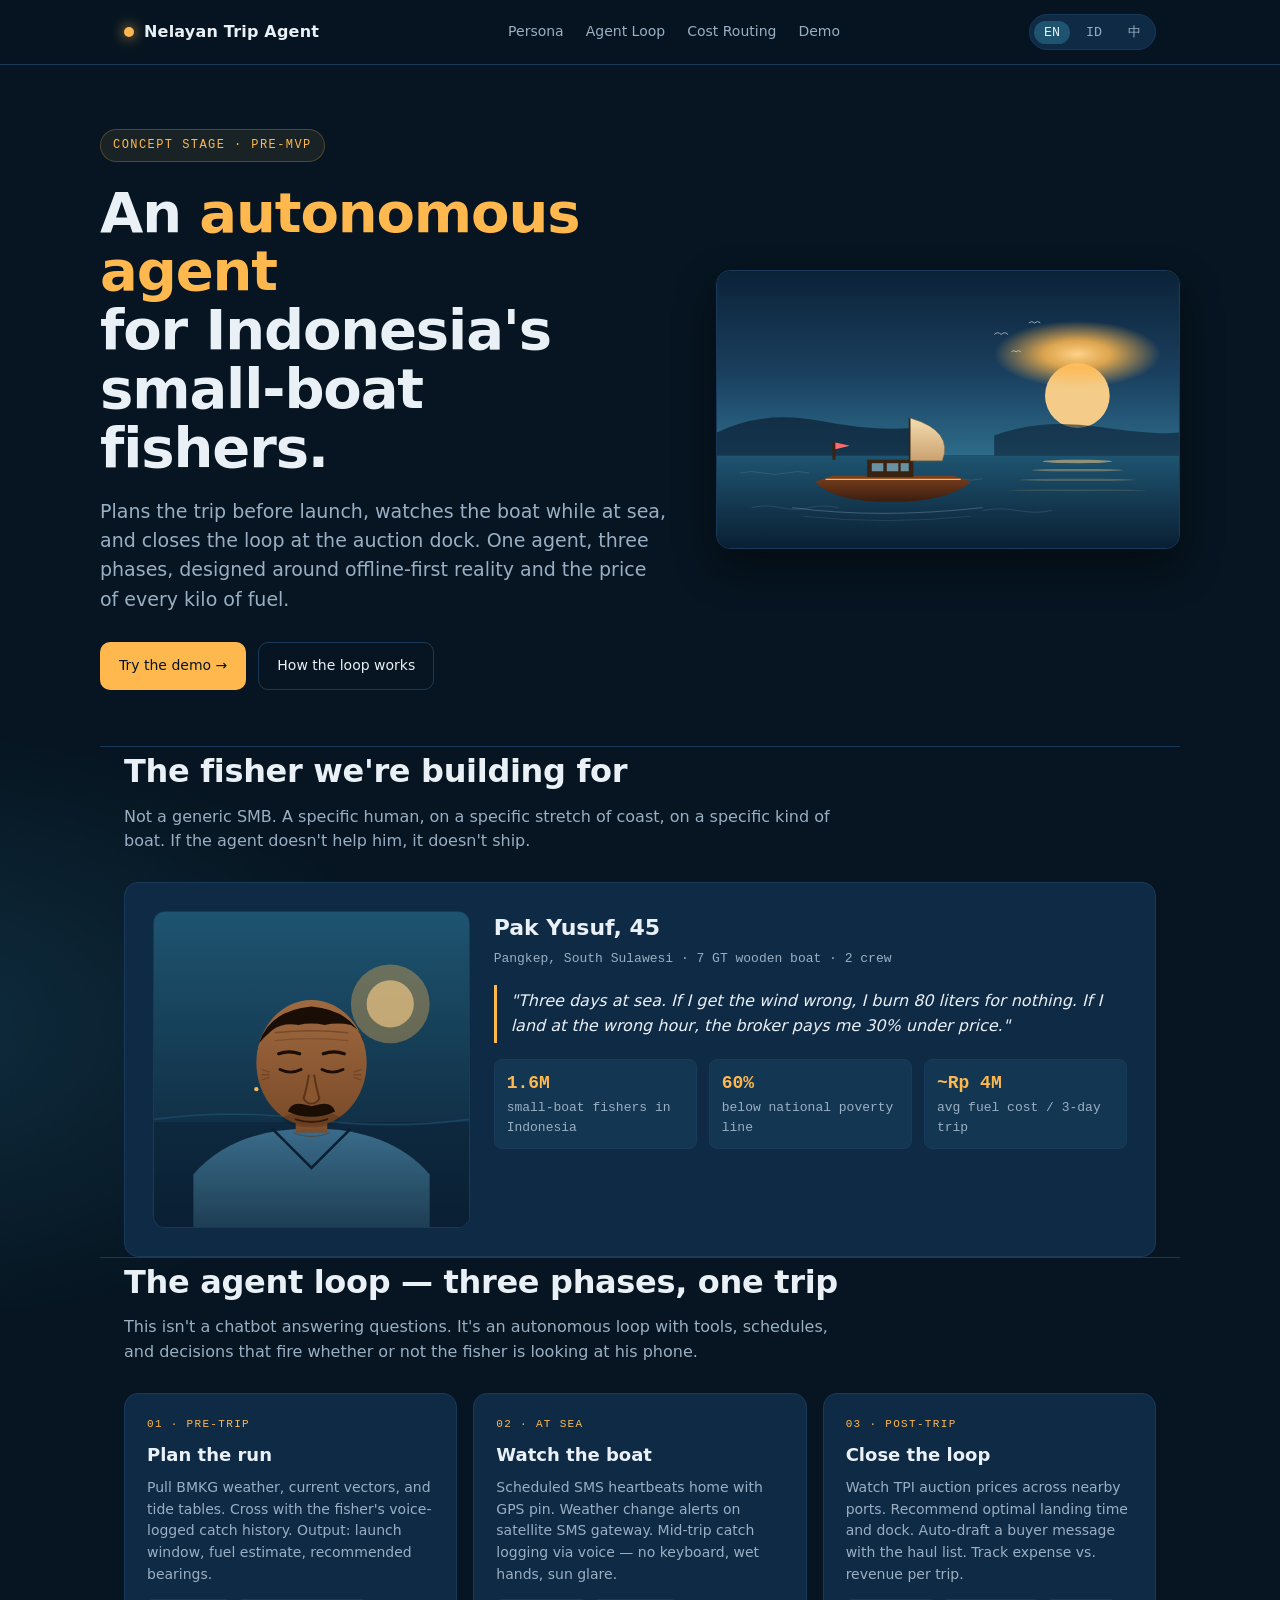
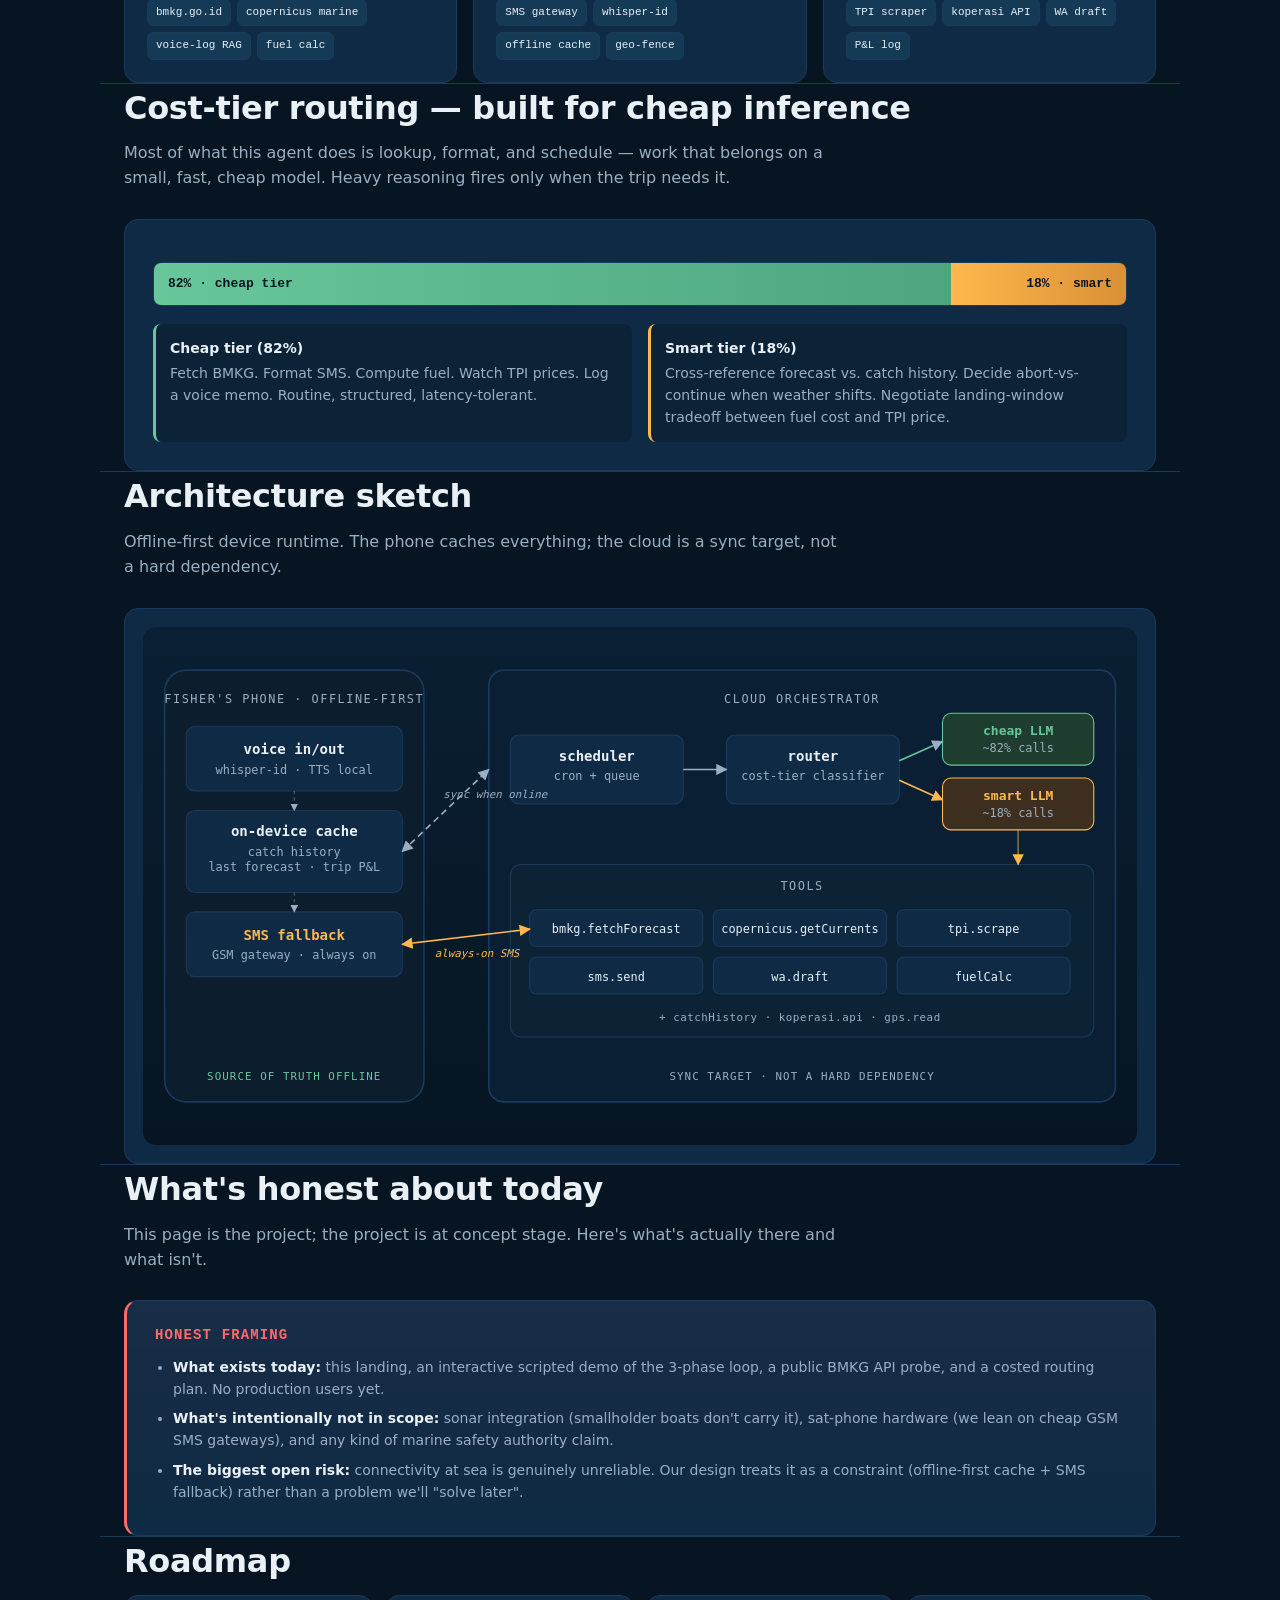
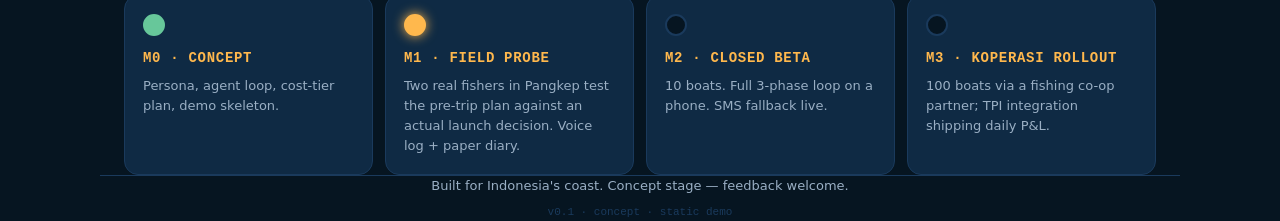
<file: index.html>
<!doctype html>
<html lang="en">
  <head>
    <meta charset="utf-8" />
    <meta name="viewport" content="width=device-width, initial-scale=1" />
    <title>Nelayan Trip Agent — Autonomous AI for Indonesia's traditional fishers</title>
    <meta
      name="description"
      content="An autonomous agent that plans, escorts, and closes a fisher's 3-day trip — built for Indonesia's 1.6 million traditional small-boat crews."
    />
    <link rel="icon" type="image/svg+xml" href="assets/favicon.svg" />

    <meta property="og:type" content="website" />
    <meta property="og:title" content="Nelayan Trip Agent" />
    <meta
      property="og:description"
      content="An autonomous AI agent for Indonesia's traditional small-boat fishers. Plans the trip, watches the boat, closes the loop at the auction dock."
    />
    <meta property="og:image" content="assets/hero.svg" />
    <meta name="twitter:card" content="summary_large_image" />
    <meta name="twitter:title" content="Nelayan Trip Agent" />
    <meta
      name="twitter:description"
      content="Autonomous AI agent for Indonesia's small-boat fishers — three-phase loop, offline-first, BMKG/TPI integrated."
    />
    <meta name="twitter:image" content="assets/hero.svg" />

    <link rel="stylesheet" href="assets/style.css?v=3" />
  </head>
  <body>
    <nav class="nav">
      <div class="nav-inner">
        <div class="brand">
          <span class="brand-dot"></span>
          <span>Nelayan Trip Agent</span>
        </div>
        <div class="nav-links">
          <a href="#persona" data-lang-en class="active">Persona</a>
          <a href="#persona" data-lang-id>Persona</a>
          <a href="#persona" data-lang-cn>角色</a>

          <a href="#flow" data-lang-en class="active">Agent Loop</a>
          <a href="#flow" data-lang-id>Alur Agent</a>
          <a href="#flow" data-lang-cn>智能体循环</a>

          <a href="#cost" data-lang-en class="active">Cost Routing</a>
          <a href="#cost" data-lang-id>Routing Biaya</a>
          <a href="#cost" data-lang-cn>成本路由</a>

          <a href="demo/" data-lang-en class="active">Demo</a>
          <a href="demo/" data-lang-id>Demo</a>
          <a href="demo/" data-lang-cn>演示</a>
        </div>
        <div class="lang-toggle" role="tablist" aria-label="Language">
          <button data-set="en" class="active">EN</button>
          <button data-set="id">ID</button>
          <button data-set="cn">中</button>
        </div>
      </div>
    </nav>

    <header class="hero wrap">
      <div class="hero-grid">
        <div class="hero-copy">
          <span class="eyebrow" data-lang-en class="active">Concept stage · Pre-MVP</span>
          <span class="eyebrow" data-lang-id>Tahap konsep · Pra-MVP</span>
          <span class="eyebrow" data-lang-cn>概念阶段 · MVP之前</span>

          <h1 data-lang-en class="active">
            An <span class="accent">autonomous agent</span><br />
            for Indonesia's small-boat fishers.
          </h1>
          <h1 data-lang-id>
            <span class="accent">Agent otonom</span><br />
            untuk nelayan tradisional Indonesia.
          </h1>
          <h1 data-lang-cn>
            为印尼传统渔民打造的<br /><span class="accent">自主智能体</span>。
          </h1>

          <p class="lede" data-lang-en class="active">
            Plans the trip before launch, watches the boat while at sea, and closes
            the loop at the auction dock. One agent, three phases, designed around
            offline-first reality and the price of every kilo of fuel.
          </p>
          <p class="lede" data-lang-id>
            Rencanakan trip sebelum berangkat, awasi kapal selama di laut, dan tutup
            loop di TPI. Satu agent, tiga fase, dirancang untuk kondisi offline dan
            harga tiap liter solar.
          </p>
          <p class="lede" data-lang-cn>
            出海前规划行程，海上自动监护，TPI 拍卖码头闭环结算。一个智能体，三个阶段，为离线现实和每升柴油成本而设计。
          </p>

          <div class="cta-row">
            <a class="btn btn-primary" href="demo/">
              <span data-lang-en class="active">Try the demo →</span>
              <span data-lang-id>Coba demo →</span>
              <span data-lang-cn>试用演示 →</span>
            </a>
            <a class="btn btn-ghost" href="#flow">
              <span data-lang-en class="active">How the loop works</span>
              <span data-lang-id>Cara kerja loop</span>
              <span data-lang-cn>循环原理</span>
            </a>
          </div>
        </div>
        <div class="hero-art">
          <img src="assets/hero.svg" alt="A small wooden fishing boat at dawn off the Sulawesi coast." />
        </div>
      </div>
    </header>

    <section id="persona" class="wrap">
      <h2 data-lang-en class="active">The fisher we're building for</h2>
      <h2 data-lang-id>Nelayan yang kami bangun ini untuknya</h2>
      <h2 data-lang-cn>我们的服务对象</h2>

      <p class="sub" data-lang-en class="active">
        Not a generic SMB. A specific human, on a specific stretch of coast, on a
        specific kind of boat. If the agent doesn't help him, it doesn't ship.
      </p>
      <p class="sub" data-lang-id>
        Bukan UKM generik. Manusia konkret, di pesisir konkret, di kapal konkret.
        Kalau agent gak bantu dia, gak ship.
      </p>
      <p class="sub" data-lang-cn>
        不是泛泛的小微企业。一个具体的人，一片具体的海岸，一艘具体的船。如果智能体帮不到他，就不发布。
      </p>

      <article class="persona">
        <div class="persona-avatar" aria-hidden="true">
          <img src="assets/persona.svg" alt="" />
        </div>
        <div>
          <h3 class="persona-name">Pak Yusuf, 45</h3>
          <p class="persona-sub">Pangkep, South Sulawesi · 7 GT wooden boat · 2 crew</p>

          <p class="persona-quote" data-lang-en class="active">
            "Three days at sea. If I get the wind wrong, I burn 80 liters for nothing.
            If I land at the wrong hour, the broker pays me 30% under price."
          </p>
          <p class="persona-quote" data-lang-id>
            "Tiga hari di laut. Kalau salah baca angin, 80 liter solar mubazir.
            Kalau salah jam darat, broker bayar 30% di bawah harga."
          </p>
          <p class="persona-quote" data-lang-cn>
            "海上三天。风向看错，80 升柴油白烧。靠岸时机不对，鱼贩压价 30%。"
          </p>

          <div class="persona-stats">
            <div class="persona-stat">
              <strong>1.6M</strong>
              <span data-lang-en class="active">small-boat fishers in Indonesia</span>
              <span data-lang-id>nelayan kecil di Indonesia</span>
              <span data-lang-cn>印尼小型渔船</span>
            </div>
            <div class="persona-stat">
              <strong>60%</strong>
              <span data-lang-en class="active">below national poverty line</span>
              <span data-lang-id>di bawah garis kemiskinan</span>
              <span data-lang-cn>低于贫困线</span>
            </div>
            <div class="persona-stat">
              <strong>~Rp 4M</strong>
              <span data-lang-en class="active">avg fuel cost / 3-day trip</span>
              <span data-lang-id>biaya solar rata-rata / trip 3 hari</span>
              <span data-lang-cn>3 天行程平均油费</span>
            </div>
          </div>
        </div>
      </article>
    </section>

    <section id="flow" class="wrap">
      <h2 data-lang-en class="active">The agent loop — three phases, one trip</h2>
      <h2 data-lang-id>Loop agent — tiga fase, satu trip</h2>
      <h2 data-lang-cn>智能体循环 — 一次行程三个阶段</h2>

      <p class="sub" data-lang-en class="active">
        This isn't a chatbot answering questions. It's an autonomous loop with
        tools, schedules, and decisions that fire whether or not the fisher is
        looking at his phone.
      </p>
      <p class="sub" data-lang-id>
        Ini bukan chatbot tanya-jawab. Ini loop otonom dengan tools, jadwal, dan
        keputusan yang jalan walaupun nelayan gak buka HP.
      </p>
      <p class="sub" data-lang-cn>
        这不是问答聊天机器人，而是带工具、调度和决策的自主循环 — 即使渔民不看手机也持续运转。
      </p>

      <div class="phases">
        <article class="phase">
          <div class="phase-badge">01 · Pre-trip</div>
          <h3 data-lang-en class="active">Plan the run</h3>
          <h3 data-lang-id>Rencanakan trip</h3>
          <h3 data-lang-cn>出海规划</h3>

          <p data-lang-en class="active">
            Pull BMKG weather, current vectors, and tide tables. Cross with the
            fisher's voice-logged catch history. Output: launch window, fuel
            estimate, recommended bearings.
          </p>
          <p data-lang-id>
            Tarik cuaca BMKG, vektor arus, jadwal pasang. Silang dengan catat
            tangkapan suara nelayan. Output: window berangkat, estimasi solar,
            rekomendasi rute.
          </p>
          <p data-lang-cn>
            读取 BMKG 天气、洋流向量、潮汐时刻，结合渔民语音记录的捕捞历史。输出：出航窗口、油耗估算、推荐航向。
          </p>

          <div class="phase-tools">
            <span class="tool-chip">bmkg.go.id</span>
            <span class="tool-chip">copernicus marine</span>
            <span class="tool-chip">voice-log RAG</span>
            <span class="tool-chip">fuel calc</span>
          </div>
        </article>

        <article class="phase">
          <div class="phase-badge">02 · At sea</div>
          <h3 data-lang-en class="active">Watch the boat</h3>
          <h3 data-lang-id>Awasi kapal</h3>
          <h3 data-lang-cn>海上守护</h3>

          <p data-lang-en class="active">
            Scheduled SMS heartbeats home with GPS pin. Weather change alerts on
            satellite SMS gateway. Mid-trip catch logging via voice — no
            keyboard, wet hands, sun glare.
          </p>
          <p data-lang-id>
            Heartbeat SMS terjadwal ke keluarga + pin GPS. Alert perubahan cuaca
            via gateway SMS satelit. Log tangkapan tengah-trip via suara — tanpa
            keyboard, tangan basah, silau matahari.
          </p>
          <p data-lang-cn>
            定时短信心跳与 GPS 位置发送给家人。卫星短信网关推送天气突变预警。语音记录捕捞 — 无需键盘，湿手日晒皆可。
          </p>

          <div class="phase-tools">
            <span class="tool-chip">SMS gateway</span>
            <span class="tool-chip">whisper-id</span>
            <span class="tool-chip">offline cache</span>
            <span class="tool-chip">geo-fence</span>
          </div>
        </article>

        <article class="phase">
          <div class="phase-badge">03 · Post-trip</div>
          <h3 data-lang-en class="active">Close the loop</h3>
          <h3 data-lang-id>Tutup loop</h3>
          <h3 data-lang-cn>闭环结算</h3>

          <p data-lang-en class="active">
            Watch TPI auction prices across nearby ports. Recommend optimal
            landing time and dock. Auto-draft a buyer message with the haul
            list. Track expense vs. revenue per trip.
          </p>
          <p data-lang-id>
            Pantau harga TPI di pelabuhan terdekat. Rekomendasi jam dan dermaga
            optimal. Auto-draft pesan ke pembeli dengan list hasil. Track
            pengeluaran vs pendapatan per trip.
          </p>
          <p data-lang-cn>
            实时监控周边港口 TPI 拍卖价。推荐最佳靠岸时间与码头。自动起草渔获清单买家消息。逐次追踪支出与收入。
          </p>

          <div class="phase-tools">
            <span class="tool-chip">TPI scraper</span>
            <span class="tool-chip">koperasi API</span>
            <span class="tool-chip">WA draft</span>
            <span class="tool-chip">P&amp;L log</span>
          </div>
        </article>
      </div>
    </section>

    <section id="cost" class="wrap">
      <h2 data-lang-en class="active">Cost-tier routing — built for cheap inference</h2>
      <h2 data-lang-id>Routing biaya — dirancang untuk inferensi murah</h2>
      <h2 data-lang-cn>成本路由 — 为低成本推理而设计</h2>

      <p class="sub" data-lang-en class="active">
        Most of what this agent does is lookup, format, and schedule — work that
        belongs on a small, fast, cheap model. Heavy reasoning fires only when
        the trip needs it.
      </p>
      <p class="sub" data-lang-id>
        Mayoritas pekerjaan agent ini adalah lookup, format, jadwal — kerjaan
        untuk model kecil, cepat, murah. Reasoning berat cuma trigger kalau trip
        butuh.
      </p>
      <p class="sub" data-lang-cn>
        智能体大部分工作是查询、格式化和调度 — 适合小而快、低成本的模型。仅在行程需要时才触发重推理。
      </p>

      <div class="cost-tier">
        <div class="tier-bar" role="img" aria-label="Cost tier split">
          <div class="tier-cheap">82% · cheap tier</div>
          <div class="tier-smart">18% · smart</div>
        </div>
        <div class="tier-legend">
          <div>
            <strong>Cheap tier (82%)</strong>
            <span data-lang-en class="active">
              Fetch BMKG. Format SMS. Compute fuel. Watch TPI prices. Log a
              voice memo. Routine, structured, latency-tolerant.
            </span>
            <span data-lang-id>
              Fetch BMKG. Format SMS. Hitung solar. Pantau harga TPI. Log voice
              memo. Rutin, terstruktur, toleran latency.
            </span>
            <span data-lang-cn>
              获取 BMKG、格式化短信、计算油耗、监控 TPI 价格、语音备忘记录。日常、结构化、容忍延迟。
            </span>
          </div>
          <div>
            <strong>Smart tier (18%)</strong>
            <span data-lang-en class="active">
              Cross-reference forecast vs. catch history. Decide
              abort-vs-continue when weather shifts. Negotiate landing-window
              tradeoff between fuel cost and TPI price.
            </span>
            <span data-lang-id>
              Silang ramalan vs catat tangkapan. Putus abort-atau-lanjut saat
              cuaca berubah. Negosiasi window darat antara biaya solar dan harga
              TPI.
            </span>
            <span data-lang-cn>
              结合天气预报与捕捞历史。气候突变时决定中止或继续。在油耗与 TPI 价格间权衡靠岸窗口。
            </span>
          </div>
        </div>
      </div>
    </section>

    <section id="arch" class="wrap">
      <h2 data-lang-en class="active">Architecture sketch</h2>
      <h2 data-lang-id>Sketsa arsitektur</h2>
      <h2 data-lang-cn>架构草图</h2>

      <p class="sub" data-lang-en class="active">
        Offline-first device runtime. The phone caches everything; the cloud is
        a sync target, not a hard dependency.
      </p>
      <p class="sub" data-lang-id>
        Runtime offline-first di HP. HP cache semua; cloud cuma target sync,
        bukan dependency keras.
      </p>
      <p class="sub" data-lang-cn>
        离线优先的设备端运行时。手机缓存一切，云端只是同步目标，不是硬依赖。
      </p>

      <div class="arch">
        <img src="assets/architecture.svg" alt="System architecture diagram: phone offline-first runtime synced to cloud orchestrator that calls cheap and smart LLM tiers." />
      </div>
    </section>

    <section id="honest" class="wrap">
      <h2 data-lang-en class="active">What's honest about today</h2>
      <h2 data-lang-id>Apa yang jujur soal hari ini</h2>
      <h2 data-lang-cn>当前阶段的实话</h2>

      <p class="sub" data-lang-en class="active">
        This page is the project; the project is at concept stage. Here's what's
        actually there and what isn't.
      </p>
      <p class="sub" data-lang-id>
        Halaman ini = project; project di tahap konsep. Ini yang nyata dan yang
        belum.
      </p>
      <p class="sub" data-lang-cn>
        本页就是项目本身；项目处于概念阶段。下面是真实情况与尚未实现的部分。
      </p>

      <div class="honest">
        <h3>Honest framing</h3>
        <ul>
          <li data-lang-en class="active">
            <strong>What exists today:</strong> this landing, an interactive
            scripted demo of the 3-phase loop, a public BMKG API probe, and a
            costed routing plan. No production users yet.
          </li>
          <li data-lang-id>
            <strong>Yang ada hari ini:</strong> landing ini, demo interaktif
            3-fase yang ter-skrip, probe API BMKG public, dan rencana routing
            cost. Belum ada user produksi.
          </li>
          <li data-lang-cn>
            <strong>当前已有：</strong>本落地页、3 阶段交互脚本演示、BMKG 公共 API 探测、成本路由计划。尚无生产用户。
          </li>

          <li data-lang-en class="active">
            <strong>What's intentionally not in scope:</strong> sonar
            integration (smallholder boats don't carry it), sat-phone hardware
            (we lean on cheap GSM SMS gateways), and any kind of marine safety
            authority claim.
          </li>
          <li data-lang-id>
            <strong>Yang sengaja gak masuk scope:</strong> integrasi sonar
            (kapal kecil gak punya), hardware sat-phone (kami pakai gateway SMS
            GSM murah), dan claim jadi otoritas keselamatan laut.
          </li>
          <li data-lang-cn>
            <strong>故意不在范围内：</strong>声纳集成（小船没有）、卫星电话硬件（采用廉价 GSM 短信网关）、任何形式的海事安全权威声明。
          </li>

          <li data-lang-en class="active">
            <strong>The biggest open risk:</strong> connectivity at sea is
            genuinely unreliable. Our design treats it as a constraint
            (offline-first cache + SMS fallback) rather than a problem we'll
            "solve later".
          </li>
          <li data-lang-id>
            <strong>Risiko terbuka terbesar:</strong> konektivitas di laut
            beneran goyang. Desain kami treat ini sebagai constraint
            (cache offline-first + fallback SMS), bukan problem yang
            "diberesin nanti".
          </li>
          <li data-lang-cn>
            <strong>最大开放风险：</strong>海上连接确实不稳定。我们的设计把它当作约束（离线优先缓存 + 短信兜底），而非"以后再解决"的问题。
          </li>
        </ul>
      </div>
    </section>

    <section id="roadmap" class="wrap">
      <h2 data-lang-en class="active">Roadmap</h2>
      <h2 data-lang-id>Roadmap</h2>
      <h2 data-lang-cn>路线图</h2>

      <div class="roadmap">
        <div class="milestone done">
          <div class="mark"></div>
          <h4>M0 · Concept</h4>
          <p data-lang-en class="active">Persona, agent loop, cost-tier plan, demo skeleton.</p>
          <p data-lang-id>Persona, loop agent, rencana cost-tier, kerangka demo.</p>
          <p data-lang-cn>角色、智能体循环、成本计划、演示原型。</p>
        </div>
        <div class="milestone now">
          <div class="mark"></div>
          <h4>M1 · Field probe</h4>
          <p data-lang-en class="active">Two real fishers in Pangkep test the pre-trip plan against an actual launch decision. Voice log + paper diary.</p>
          <p data-lang-id>Dua nelayan asli Pangkep uji rencana pre-trip vs keputusan berangkat sebenarnya. Voice log + diary kertas.</p>
          <p data-lang-cn>Pangkep 两位真实渔民对照实际出海决策测试出航规划。语音记录 + 纸质日志。</p>
        </div>
        <div class="milestone">
          <div class="mark"></div>
          <h4>M2 · Closed beta</h4>
          <p data-lang-en class="active">10 boats. Full 3-phase loop on a phone. SMS fallback live.</p>
          <p data-lang-id>10 kapal. Loop 3-fase penuh di HP. Fallback SMS aktif.</p>
          <p data-lang-cn>10 艘船，手机完整运行 3 阶段循环。短信兜底上线。</p>
        </div>
        <div class="milestone">
          <div class="mark"></div>
          <h4>M3 · Koperasi rollout</h4>
          <p data-lang-en class="active">100 boats via a fishing co-op partner; TPI integration shipping daily P&amp;L.</p>
          <p data-lang-id>100 kapal via mitra koperasi nelayan; integrasi TPI kirim P&amp;L harian.</p>
          <p data-lang-cn>通过渔业合作社推广 100 艘船，TPI 集成日报盈亏。</p>
        </div>
      </div>
    </section>

    <footer class="wrap">
      <div data-lang-en class="active">
        Built for Indonesia's coast. Concept stage — feedback welcome.
      </div>
      <div data-lang-id>
        Dibangun untuk pesisir Indonesia. Tahap konsep — feedback ditunggu.
      </div>
      <div data-lang-cn>
        为印尼海岸而建。概念阶段 — 欢迎反馈。
      </div>
      <div class="small">v0.1 · concept · static demo</div>
    </footer>

    <script src="assets/i18n.js?v=2"></script>
  </body>
</html>
</file>
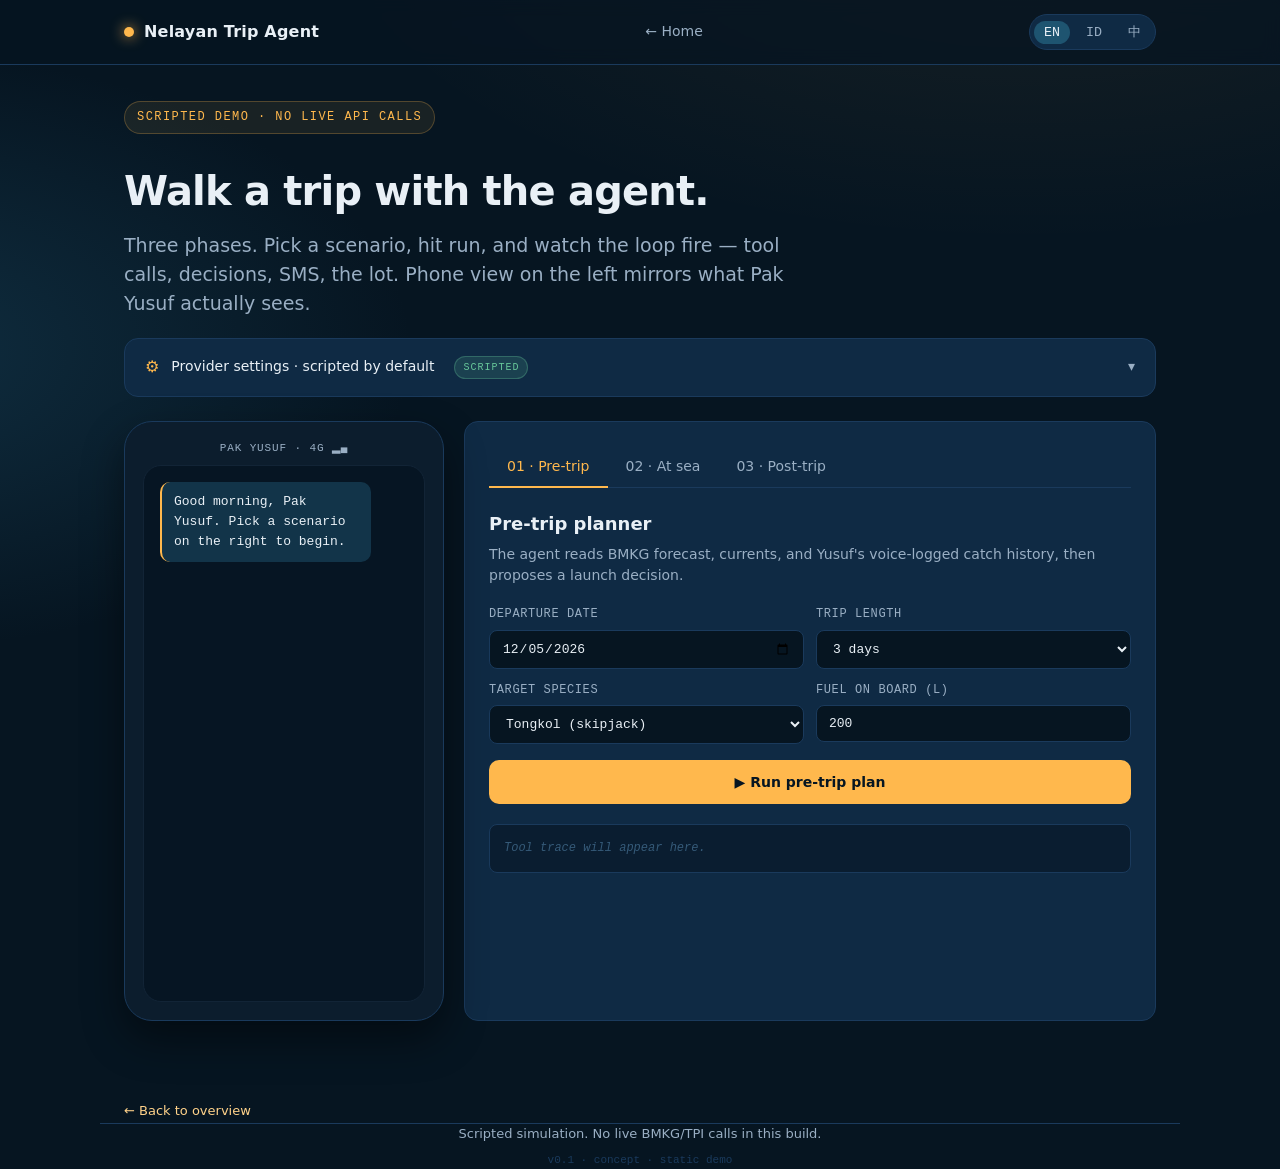
<file: demo/index.html>
<!doctype html>
<html lang="en">
  <head>
    <meta charset="utf-8" />
    <meta name="viewport" content="width=device-width, initial-scale=1" />
    <title>Demo · Nelayan Trip Agent</title>
    <link rel="icon" type="image/svg+xml" href="../assets/favicon.svg" />
    <link rel="stylesheet" href="../assets/style.css?v=3" />
    <link rel="stylesheet" href="demo.css?v=2" />
  </head>
  <body>
    <nav class="nav">
      <div class="nav-inner">
        <div class="brand">
          <span class="brand-dot"></span>
          <span>Nelayan Trip Agent</span>
        </div>
        <div class="nav-links">
          <a href="../">
            <span data-lang-en class="active">← Home</span>
            <span data-lang-id>← Beranda</span>
            <span data-lang-cn>← 首页</span>
          </a>
        </div>
        <div class="lang-toggle" role="tablist" aria-label="Language">
          <button data-set="en" class="active">EN</button>
          <button data-set="id">ID</button>
          <button data-set="cn">中</button>
        </div>
      </div>
    </nav>

    <main class="wrap" style="padding-top: 36px;">
      <span class="eyebrow" data-lang-en class="active">Scripted demo · No live API calls</span>
      <span class="eyebrow" data-lang-id>Demo ter-skrip · Tanpa API live</span>
      <span class="eyebrow" data-lang-cn>脚本演示 · 无实时API</span>

      <h1 style="font-size: clamp(28px, 4vw, 40px); margin-top: 14px;">
        <span data-lang-en class="active">Walk a trip with the agent.</span>
        <span data-lang-id>Jalani satu trip bareng agent.</span>
        <span data-lang-cn>跟随智能体走完一次行程。</span>
      </h1>

      <p class="lede" data-lang-en class="active">
        Three phases. Pick a scenario, hit run, and watch the loop fire — tool
        calls, decisions, SMS, the lot. Phone view on the left mirrors what Pak
        Yusuf actually sees.
      </p>
      <p class="lede" data-lang-id>
        Tiga fase. Pilih skenario, tekan run, lihat loop jalan — tool call,
        keputusan, SMS, semua. Tampilan HP di kiri persis yang Pak Yusuf lihat.
      </p>
      <p class="lede" data-lang-cn>
        三个阶段。选场景、点运行，观察循环触发 — 工具调用、决策、短信，全部呈现。左侧手机视图就是 Pak Yusuf 看到的画面。
      </p>

      <details class="provider-panel" id="provider-panel">
        <summary>
          <span class="prov-icon">⚙</span>
          <span data-lang-en class="active">Provider settings · scripted by default</span>
          <span data-lang-id>Setting provider · default scripted</span>
          <span data-lang-cn>提供商设置 · 默认脚本</span>
          <span class="prov-mode-pill" id="prov-mode-pill">SCRIPTED</span>
        </summary>
        <div class="prov-grid">
          <label class="prov-mode">
            <span data-lang-en class="active">Mode</span>
            <span data-lang-id>Mode</span>
            <span data-lang-cn>模式</span>
            <select id="prov-mode">
              <option value="scripted">Scripted (no key needed)</option>
              <option value="live">Live API (bring your own key)</option>
            </select>
          </label>
          <label>
            <span data-lang-en class="active">Provider preset</span>
            <span data-lang-id>Preset provider</span>
            <span data-lang-cn>提供商预设</span>
            <select id="prov-preset">
              <option value="mimo">Xiaomi MiMo</option>
              <option value="openai">OpenAI</option>
              <option value="groq">Groq</option>
              <option value="xai">xAI</option>
              <option value="together">Together AI</option>
              <option value="custom">Custom (OpenAI-compatible)</option>
            </select>
          </label>
          <label>
            <span data-lang-en class="active">Base URL</span>
            <span data-lang-id>Base URL</span>
            <span data-lang-cn>基础 URL</span>
            <input type="text" id="prov-base" placeholder="https://api.example.com/v1" />
          </label>
          <label>
            <span data-lang-en class="active">Model</span>
            <span data-lang-id>Model</span>
            <span data-lang-cn>模型</span>
            <input type="text" id="prov-model" placeholder="model-id" />
          </label>
          <label class="prov-key">
            <span data-lang-en class="active">API key (browser only)</span>
            <span data-lang-id>API key (cuma di browser)</span>
            <span data-lang-cn>API 密钥 (仅浏览器内)</span>
            <input type="password" id="prov-key" placeholder="sk-..." autocomplete="off" />
          </label>
        </div>
        <p class="prov-disclaimer">
          <span data-lang-en class="active">
            Your key stays in this browser tab. Calls go directly from the
            browser to the provider — we don't proxy or log anything. CORS must
            be enabled on the provider; if your endpoint blocks browser calls,
            stay in scripted mode.
          </span>
          <span data-lang-id>
            API key tetap di tab browser ini. Call pergi langsung dari browser
            ke provider — kami tidak proxy atau log apa-apa. Provider wajib
            aktifkan CORS; kalau endpoint blok call dari browser, pakai mode
            scripted.
          </span>
          <span data-lang-cn>
            您的密钥只保存在此浏览器标签页中。请求直接从浏览器发往提供商，我们不代理也不记录。提供商必须启用
            CORS；若端点阻止浏览器请求，请保持脚本模式。
          </span>
        </p>
      </details>

      <div class="demo-shell">
        <aside class="phone" aria-label="Phone screen">
          <div class="phone-bar">
            <span data-lang-en class="active">Pak Yusuf · 4G ▂▄</span>
            <span data-lang-id>Pak Yusuf · 4G ▂▄</span>
            <span data-lang-cn>Pak Yusuf · 4G ▂▄</span>
          </div>
          <div class="phone-screen" id="phone-screen">
            <div class="bubble bubble-agent" data-lang-en class="active">
              Good morning, Pak Yusuf. Pick a scenario on the right to begin.
            </div>
            <div class="bubble bubble-agent" data-lang-id>
              Selamat pagi Pak Yusuf. Pilih skenario di kanan untuk mulai.
            </div>
            <div class="bubble bubble-agent" data-lang-cn>
              Pak Yusuf 早上好。请在右侧选择场景以开始。
            </div>
          </div>
        </aside>

        <section class="controls">
          <div class="tab-row" role="tablist">
            <button class="tab-btn active" data-tab="pre">
              <span data-lang-en class="active">01 · Pre-trip</span>
              <span data-lang-id>01 · Pre-trip</span>
              <span data-lang-cn>01 · 出海前</span>
            </button>
            <button class="tab-btn" data-tab="sea">
              <span data-lang-en class="active">02 · At sea</span>
              <span data-lang-id>02 · Di laut</span>
              <span data-lang-cn>02 · 海上</span>
            </button>
            <button class="tab-btn" data-tab="post">
              <span data-lang-en class="active">03 · Post-trip</span>
              <span data-lang-id>03 · Post-trip</span>
              <span data-lang-cn>03 · 返港后</span>
            </button>
          </div>

          <!-- Pre-trip pane -->
          <div class="tab-pane active" data-pane="pre">
            <div class="scenario">
              <h3 data-lang-en class="active">Pre-trip planner</h3>
              <h3 data-lang-id>Perencana pre-trip</h3>
              <h3 data-lang-cn>出海前规划</h3>

              <p class="scn-sub" data-lang-en class="active">
                The agent reads BMKG forecast, currents, and Yusuf's voice-logged
                catch history, then proposes a launch decision.
              </p>
              <p class="scn-sub" data-lang-id>
                Agent baca ramalan BMKG, arus, dan log tangkapan suara Yusuf,
                lalu usulkan keputusan berangkat.
              </p>
              <p class="scn-sub" data-lang-cn>
                智能体读取 BMKG 预报、洋流、Yusuf 的语音捕捞日志，然后给出出海建议。
              </p>

              <div class="input-row">
                <label>
                  <span data-lang-en class="active">Departure date</span>
                  <span data-lang-id>Tanggal berangkat</span>
                  <span data-lang-cn>出海日期</span>
                  <input type="date" id="pre-date" />
                </label>
                <label>
                  <span data-lang-en class="active">Trip length</span>
                  <span data-lang-id>Lama trip</span>
                  <span data-lang-cn>行程时长</span>
                  <select id="pre-len">
                    <option value="2">2 days</option>
                    <option value="3" selected>3 days</option>
                    <option value="4">4 days</option>
                  </select>
                </label>
                <label>
                  <span data-lang-en class="active">Target species</span>
                  <span data-lang-id>Target ikan</span>
                  <span data-lang-cn>目标鱼种</span>
                  <select id="pre-species">
                    <option value="tongkol">Tongkol (skipjack)</option>
                    <option value="kembung">Kembung (mackerel)</option>
                    <option value="cakalang">Cakalang (skipjack tuna)</option>
                  </select>
                </label>
                <label>
                  <span data-lang-en class="active">Fuel on board (L)</span>
                  <span data-lang-id>Solar onboard (L)</span>
                  <span data-lang-cn>船上柴油 (升)</span>
                  <input type="number" id="pre-fuel" value="200" min="50" max="500" />
                </label>
              </div>

              <button class="run-btn" id="run-pre">
                <span data-lang-en class="active">▶ Run pre-trip plan</span>
                <span data-lang-id>▶ Jalankan plan pre-trip</span>
                <span data-lang-cn>▶ 运行出海前规划</span>
              </button>

              <div class="trace-box" id="trace-pre">
                <div class="empty" data-lang-en class="active">Tool trace will appear here.</div>
                <div class="empty" data-lang-id>Trace tool akan muncul di sini.</div>
                <div class="empty" data-lang-cn>工具调用追踪将显示在此。</div>
              </div>
            </div>
          </div>

          <!-- At-sea pane -->
          <div class="tab-pane" data-pane="sea">
            <div class="scenario">
              <h3 data-lang-en class="active">At-sea watcher</h3>
              <h3 data-lang-id>Pemantau di laut</h3>
              <h3 data-lang-cn>海上守护</h3>

              <p class="scn-sub" data-lang-en class="active">
                Hour 14 of the trip. Pick what just happened and watch the agent
                react autonomously — heartbeat SMS, weather alert, or voice-log
                capture.
              </p>
              <p class="scn-sub" data-lang-id>
                Jam ke-14 trip. Pilih kejadian dan lihat agent reaksi otonom —
                SMS heartbeat, alert cuaca, atau capture log suara.
              </p>
              <p class="scn-sub" data-lang-cn>
                行程第 14 小时。选择突发事件，观察智能体自主响应 — 心跳短信、天气预警或语音记录捕获。
              </p>

              <div class="input-row" style="grid-template-columns: 1fr;">
                <label>
                  <span data-lang-en class="active">Event</span>
                  <span data-lang-id>Kejadian</span>
                  <span data-lang-cn>事件</span>
                  <select id="sea-event">
                    <option value="heartbeat">Scheduled heartbeat (every 4h)</option>
                    <option value="storm">BMKG: storm front in 6h</option>
                    <option value="catch">Voice log: "200 kg tongkol, area Spermonde"</option>
                    <option value="lowfuel">Fuel sensor: 35% remaining</option>
                  </select>
                </label>
              </div>

              <button class="run-btn" id="run-sea">
                <span data-lang-en class="active">▶ Trigger event</span>
                <span data-lang-id>▶ Picu event</span>
                <span data-lang-cn>▶ 触发事件</span>
              </button>

              <div class="trace-box" id="trace-sea">
                <div class="empty" data-lang-en class="active">Tool trace will appear here.</div>
                <div class="empty" data-lang-id>Trace tool akan muncul di sini.</div>
                <div class="empty" data-lang-cn>工具调用追踪将显示在此。</div>
              </div>
            </div>
          </div>

          <!-- Post-trip pane -->
          <div class="tab-pane" data-pane="post">
            <div class="scenario">
              <h3 data-lang-en class="active">Post-trip dock advisor</h3>
              <h3 data-lang-id>Penasihat dermaga post-trip</h3>
              <h3 data-lang-cn>返港码头顾问</h3>

              <p class="scn-sub" data-lang-en class="active">
                Hauls in the hold, 4 hours from shore. Agent compares prices
                across nearby TPI ports, picks the optimal landing window,
                drafts the buyer message.
              </p>
              <p class="scn-sub" data-lang-id>
                Hasil tangkapan di palka, 4 jam dari darat. Agent banding harga
                TPI sekitar, pilih window darat optimal, draft pesan ke pembeli.
              </p>
              <p class="scn-sub" data-lang-cn>
                舱内有渔获，距岸 4 小时。智能体对比周边 TPI 港口价格，选择最佳靠岸窗口，起草买家消息。
              </p>

              <div class="input-row">
                <label>
                  <span data-lang-en class="active">Tongkol catch (kg)</span>
                  <span data-lang-id>Tangkapan tongkol (kg)</span>
                  <span data-lang-cn>鲣鱼渔获 (kg)</span>
                  <input type="number" id="post-tongkol" value="180" min="0" max="2000" />
                </label>
                <label>
                  <span data-lang-en class="active">Cakalang catch (kg)</span>
                  <span data-lang-id>Tangkapan cakalang (kg)</span>
                  <span data-lang-cn>鲣鱼属渔获 (kg)</span>
                  <input type="number" id="post-cakalang" value="60" min="0" max="2000" />
                </label>
              </div>

              <button class="run-btn" id="run-post">
                <span data-lang-en class="active">▶ Run dock advisor</span>
                <span data-lang-id>▶ Jalankan penasihat dermaga</span>
                <span data-lang-cn>▶ 运行码头顾问</span>
              </button>

              <div class="trace-box" id="trace-post">
                <div class="empty" data-lang-en class="active">Tool trace will appear here.</div>
                <div class="empty" data-lang-id>Trace tool akan muncul di sini.</div>
                <div class="empty" data-lang-cn>工具调用追踪将显示在此。</div>
              </div>
            </div>
          </div>
        </section>
      </div>

      <p class="demo-back">
        <a href="../">
          <span data-lang-en class="active">← Back to overview</span>
          <span data-lang-id>← Kembali ke ringkasan</span>
          <span data-lang-cn>← 返回概览</span>
        </a>
      </p>
    </main>

    <footer class="wrap">
      <div data-lang-en class="active">
        Scripted simulation. No live BMKG/TPI calls in this build.
      </div>
      <div data-lang-id>
        Simulasi ter-skrip. Build ini tidak panggil BMKG/TPI live.
      </div>
      <div data-lang-cn>
        脚本模拟。此构建不调用实时 BMKG/TPI。
      </div>
      <div class="small">v0.1 · concept · static demo</div>
    </footer>

    <script src="../assets/i18n.js?v=2"></script>
    <script src="demo.js?v=2"></script>
  </body>
</html>
</file>
<file: assets/style.css>
/* Nelayan Trip Agent — maritime palette, dark-first */
:root {
  --ink-deep: #061521;
  --ink-mid: #0a1f33;
  --ink-card: #0f2a44;
  --line: #1a3a5c;
  --wave: #1e5470;
  --foam: #e9f0f6;
  --foam-mute: #9aafc4;
  --sun: #ffb84d;
  --sun-soft: #ffd28a;
  --coral: #ff6b6b;
  --leaf: #67c79a;
  --mono: ui-monospace, "JetBrains Mono", "Fira Code", Consolas, monospace;
  --sans: -apple-system, BlinkMacSystemFont, "Segoe UI", Inter, system-ui, sans-serif;
  --radius: 14px;
  --shadow: 0 18px 42px rgba(0, 0, 0, 0.45);
}

* {
  box-sizing: border-box;
}

html,
body {
  margin: 0;
  background: var(--ink-deep);
  color: var(--foam);
  font-family: var(--sans);
  line-height: 1.55;
  -webkit-font-smoothing: antialiased;
}

body {
  background:
    radial-gradient(1200px 600px at 80% -10%, rgba(255, 184, 77, 0.08), transparent 60%),
    radial-gradient(900px 500px at -10% 30%, rgba(30, 84, 112, 0.4), transparent 60%),
    var(--ink-deep);
  min-height: 100vh;
}

a {
  color: var(--sun-soft);
  text-decoration: none;
}
a:hover {
  text-decoration: underline;
}

.wrap {
  max-width: 1080px;
  margin: 0 auto;
  padding: 0 24px;
}

/* Top nav */
.nav {
  position: sticky;
  top: 0;
  z-index: 50;
  backdrop-filter: blur(8px);
  background: rgba(6, 21, 33, 0.7);
  border-bottom: 1px solid var(--line);
}
.nav-inner {
  display: flex;
  align-items: center;
  justify-content: space-between;
  padding: 14px 24px;
  max-width: 1080px;
  margin: 0 auto;
}
.brand {
  display: flex;
  align-items: center;
  gap: 10px;
  font-weight: 600;
  letter-spacing: 0.2px;
}
.brand-dot {
  width: 10px;
  height: 10px;
  border-radius: 50%;
  background: var(--sun);
  box-shadow: 0 0 14px var(--sun);
}
.nav-links {
  display: flex;
  gap: 22px;
  font-size: 14px;
  color: var(--foam-mute);
}
.nav-links a {
  color: var(--foam-mute);
}
.nav-links a:hover {
  color: var(--foam);
  text-decoration: none;
}

.lang-toggle {
  display: flex;
  gap: 6px;
  align-items: center;
  padding: 4px;
  background: var(--ink-card);
  border: 1px solid var(--line);
  border-radius: 999px;
  font-size: 12px;
  font-family: var(--mono);
}
.lang-toggle button {
  background: transparent;
  border: none;
  color: var(--foam-mute);
  padding: 4px 10px;
  border-radius: 999px;
  cursor: pointer;
  font-family: var(--mono);
}
.lang-toggle button.active {
  background: var(--wave);
  color: var(--foam);
}

/* Hero */
.hero {
  padding: 64px 0 56px;
}
.hero-grid {
  display: grid;
  grid-template-columns: 1.1fr 0.9fr;
  gap: 48px;
  align-items: center;
}
@media (max-width: 860px) {
  .hero-grid {
    grid-template-columns: 1fr;
    gap: 32px;
  }
  .hero-art {
    order: -1;
  }
}
.hero-art img {
  width: 100%;
  height: auto;
  border-radius: var(--radius);
  border: 1px solid var(--line);
  box-shadow: var(--shadow);
  display: block;
}
.eyebrow {
  display: inline-block;
  font-family: var(--mono);
  font-size: 12px;
  letter-spacing: 0.12em;
  text-transform: uppercase;
  color: var(--sun);
  background: rgba(255, 184, 77, 0.08);
  border: 1px solid rgba(255, 184, 77, 0.25);
  padding: 6px 12px;
  border-radius: 999px;
  margin-bottom: 22px;
}
h1 {
  font-size: clamp(34px, 5vw, 56px);
  line-height: 1.05;
  margin: 0 0 18px;
  letter-spacing: -0.02em;
}
h1 .accent {
  color: var(--sun);
}
.lede {
  font-size: clamp(16px, 1.6vw, 19px);
  color: var(--foam-mute);
  max-width: 680px;
}
.cta-row {
  display: flex;
  gap: 12px;
  margin-top: 28px;
  flex-wrap: wrap;
}
.btn {
  display: inline-flex;
  align-items: center;
  gap: 8px;
  padding: 12px 18px;
  border-radius: 10px;
  font-weight: 500;
  font-size: 14px;
  border: 1px solid transparent;
  cursor: pointer;
  font-family: var(--sans);
  transition: transform 0.08s ease, background 0.15s ease;
}
.btn-primary {
  background: var(--sun);
  color: var(--ink-deep);
}
.btn-primary:hover {
  background: var(--sun-soft);
  text-decoration: none;
}
.btn-ghost {
  background: transparent;
  color: var(--foam);
  border-color: var(--line);
}
.btn-ghost:hover {
  border-color: var(--wave);
  text-decoration: none;
}
.btn:active {
  transform: translateY(1px);
}

/* Section */
section {
  padding: 56px 0;
  border-top: 1px solid var(--line);
}
section h2 {
  font-size: clamp(24px, 3vw, 32px);
  margin: 0 0 8px;
  letter-spacing: -0.01em;
}
section .sub {
  color: var(--foam-mute);
  margin: 0 0 28px;
  max-width: 720px;
}

/* Persona card */
.persona {
  display: grid;
  grid-template-columns: 1fr 2fr;
  gap: 24px;
  background: var(--ink-card);
  border: 1px solid var(--line);
  border-radius: var(--radius);
  padding: 28px;
}
.persona-avatar {
  aspect-ratio: 1;
  border-radius: 12px;
  overflow: hidden;
  border: 1px solid var(--line);
  background: linear-gradient(160deg, var(--wave), var(--ink-mid));
}
.persona-avatar img {
  width: 100%;
  height: 100%;
  display: block;
  object-fit: cover;
}
.persona-name {
  font-size: 22px;
  font-weight: 600;
  margin: 0 0 4px;
}
.persona-sub {
  color: var(--foam-mute);
  font-family: var(--mono);
  font-size: 13px;
  margin: 0 0 16px;
}
.persona-quote {
  border-left: 3px solid var(--sun);
  padding: 4px 0 4px 14px;
  color: var(--foam);
  font-style: italic;
  margin: 0 0 16px;
}
.persona-stats {
  display: grid;
  grid-template-columns: repeat(3, 1fr);
  gap: 12px;
  font-family: var(--mono);
  font-size: 13px;
}
.persona-stat {
  background: rgba(30, 84, 112, 0.3);
  border: 1px solid var(--line);
  padding: 10px 12px;
  border-radius: 8px;
}
.persona-stat strong {
  color: var(--sun);
  display: block;
  font-size: 18px;
  font-weight: 600;
}
.persona-stat span {
  color: var(--foam-mute);
}

@media (max-width: 720px) {
  .persona {
    grid-template-columns: 1fr;
  }
  .persona-avatar {
    max-width: 200px;
  }
}

/* Phase cards */
.phases {
  display: grid;
  grid-template-columns: repeat(3, 1fr);
  gap: 16px;
}
.phase {
  background: var(--ink-card);
  border: 1px solid var(--line);
  border-radius: var(--radius);
  padding: 22px;
  position: relative;
  transition: border-color 0.15s ease, transform 0.15s ease;
}
.phase:hover {
  border-color: var(--wave);
  transform: translateY(-2px);
}
.phase-badge {
  font-family: var(--mono);
  font-size: 11px;
  color: var(--sun);
  letter-spacing: 0.12em;
  text-transform: uppercase;
  margin-bottom: 8px;
}
.phase h3 {
  margin: 0 0 8px;
  font-size: 18px;
}
.phase p {
  color: var(--foam-mute);
  font-size: 14px;
  margin: 0 0 14px;
}
.phase-tools {
  display: flex;
  flex-wrap: wrap;
  gap: 6px;
}
.tool-chip {
  font-family: var(--mono);
  font-size: 11px;
  background: rgba(30, 84, 112, 0.4);
  color: var(--foam);
  padding: 4px 8px;
  border-radius: 6px;
  border: 1px solid var(--line);
}
@media (max-width: 760px) {
  .phases {
    grid-template-columns: 1fr;
  }
}

/* Cost tier viz */
.cost-tier {
  background: var(--ink-card);
  border: 1px solid var(--line);
  border-radius: var(--radius);
  padding: 28px;
}
.tier-bar {
  display: flex;
  height: 44px;
  border-radius: 8px;
  overflow: hidden;
  margin: 14px 0 18px;
  border: 1px solid var(--line);
}
.tier-cheap {
  flex: 0 0 82%;
  background: linear-gradient(90deg, var(--leaf), #4ea580);
  display: flex;
  align-items: center;
  padding: 0 14px;
  font-family: var(--mono);
  font-size: 13px;
  color: var(--ink-deep);
  font-weight: 600;
}
.tier-smart {
  flex: 0 0 18%;
  background: linear-gradient(90deg, var(--sun), #d99036);
  display: flex;
  align-items: center;
  padding: 0 14px;
  font-family: var(--mono);
  font-size: 13px;
  color: var(--ink-deep);
  font-weight: 600;
  justify-content: flex-end;
}
.tier-legend {
  display: grid;
  grid-template-columns: 1fr 1fr;
  gap: 16px;
  font-size: 14px;
}
.tier-legend > div {
  background: rgba(0, 0, 0, 0.2);
  padding: 14px;
  border-radius: 8px;
  border-left: 3px solid var(--leaf);
}
.tier-legend > div:last-child {
  border-left-color: var(--sun);
}
.tier-legend strong {
  color: var(--foam);
  display: block;
  margin-bottom: 4px;
}
.tier-legend span {
  color: var(--foam-mute);
}

/* Architecture diagram */
.arch {
  background: var(--ink-card);
  border: 1px solid var(--line);
  border-radius: var(--radius);
  padding: 18px;
  overflow-x: auto;
}
.arch img {
  width: 100%;
  height: auto;
  display: block;
  border-radius: 8px;
}

/* Honest section */
.honest {
  background:
    linear-gradient(180deg, rgba(255, 107, 107, 0.04), transparent),
    var(--ink-card);
  border: 1px solid var(--line);
  border-left: 3px solid var(--coral);
  border-radius: var(--radius);
  padding: 24px 28px;
}
.honest h3 {
  color: var(--coral);
  font-size: 14px;
  margin: 0 0 10px;
  letter-spacing: 0.08em;
  text-transform: uppercase;
  font-family: var(--mono);
}
.honest ul {
  margin: 0;
  padding-left: 18px;
  color: var(--foam-mute);
  font-size: 14px;
}
.honest li {
  margin-bottom: 8px;
}
.honest li strong {
  color: var(--foam);
}

/* Roadmap */
.roadmap {
  display: grid;
  grid-template-columns: repeat(4, 1fr);
  gap: 12px;
}
.milestone {
  background: var(--ink-card);
  border: 1px solid var(--line);
  border-radius: var(--radius);
  padding: 18px;
  position: relative;
}
.milestone .mark {
  width: 22px;
  height: 22px;
  border-radius: 50%;
  border: 2px solid var(--line);
  margin-bottom: 12px;
  background: var(--ink-deep);
}
.milestone.done .mark {
  border-color: var(--leaf);
  background: var(--leaf);
}
.milestone.now .mark {
  border-color: var(--sun);
  background: var(--sun);
  box-shadow: 0 0 12px var(--sun);
}
.milestone h4 {
  margin: 0 0 6px;
  font-size: 14px;
  font-family: var(--mono);
  color: var(--sun);
  letter-spacing: 0.05em;
  text-transform: uppercase;
}
.milestone p {
  margin: 0;
  font-size: 13px;
  color: var(--foam-mute);
}
@media (max-width: 760px) {
  .roadmap {
    grid-template-columns: 1fr 1fr;
  }
}

/* Footer */
footer {
  padding: 36px 0 56px;
  border-top: 1px solid var(--line);
  color: var(--foam-mute);
  font-size: 13px;
  text-align: center;
}
footer .small {
  font-family: var(--mono);
  font-size: 11px;
  margin-top: 8px;
  color: var(--line);
}

/* Hidden/show by lang */
[data-lang-en]:not(.active),
[data-lang-id]:not(.active),
[data-lang-cn]:not(.active) {
  display: none !important;
}
</file>
<file: demo/demo.css>
/* Demo-specific styles, layered on top of ../assets/style.css */
.demo-shell {
  display: grid;
  grid-template-columns: 320px 1fr;
  gap: 20px;
  margin: 24px 0 56px;
}
@media (max-width: 880px) {
  .demo-shell {
    grid-template-columns: 1fr;
  }
}

.phone {
  position: sticky;
  top: 80px;
  align-self: start;
  background: #0c1d2d;
  border: 1px solid var(--line);
  border-radius: 28px;
  padding: 18px;
  height: 600px;
  display: flex;
  flex-direction: column;
  box-shadow: var(--shadow);
}
.phone-screen {
  flex: 1;
  background: #061523;
  border-radius: 18px;
  padding: 16px;
  overflow-y: auto;
  font-family: var(--mono);
  font-size: 13px;
  border: 1px solid #122436;
}
.phone-bar {
  text-align: center;
  font-family: var(--mono);
  font-size: 11px;
  color: var(--foam-mute);
  margin-bottom: 8px;
  letter-spacing: 0.08em;
  text-transform: uppercase;
}

.bubble {
  margin-bottom: 12px;
  padding: 10px 12px;
  border-radius: 10px;
  max-width: 85%;
  word-wrap: break-word;
  animation: fadein 0.3s ease;
}
@keyframes fadein {
  from {
    opacity: 0;
    transform: translateY(4px);
  }
  to {
    opacity: 1;
    transform: translateY(0);
  }
}
.bubble-agent {
  background: rgba(30, 84, 112, 0.5);
  border-left: 2px solid var(--sun);
}
.bubble-tool {
  background: rgba(0, 0, 0, 0.3);
  border: 1px dashed var(--line);
  font-size: 11px;
  color: var(--foam-mute);
  font-family: var(--mono);
}
.bubble-user {
  background: rgba(103, 199, 154, 0.15);
  border-right: 2px solid var(--leaf);
  margin-left: auto;
  text-align: right;
}
.bubble-sms {
  background: #1d3145;
  border: 1px solid #244258;
  font-family: var(--mono);
  font-size: 11px;
  color: var(--foam-mute);
}
.bubble-sms::before {
  content: "📡 SMS · ";
  color: var(--sun);
  font-weight: 600;
}

.controls {
  background: var(--ink-card);
  border: 1px solid var(--line);
  border-radius: var(--radius);
  padding: 24px;
}
.tab-row {
  display: flex;
  gap: 0;
  border-bottom: 1px solid var(--line);
  margin-bottom: 22px;
}
.tab-row button {
  background: transparent;
  border: none;
  color: var(--foam-mute);
  padding: 12px 18px;
  cursor: pointer;
  font-family: var(--sans);
  font-size: 14px;
  font-weight: 500;
  border-bottom: 2px solid transparent;
  margin-bottom: -1px;
}
.tab-row button.active {
  color: var(--sun);
  border-bottom-color: var(--sun);
}
.tab-row button:hover:not(.active) {
  color: var(--foam);
}

.tab-pane {
  display: none;
}
.tab-pane.active {
  display: block;
}

.scenario h3 {
  margin: 0 0 6px;
  font-size: 18px;
}
.scenario p.scn-sub {
  color: var(--foam-mute);
  font-size: 14px;
  margin: 0 0 18px;
}

.input-row {
  display: grid;
  grid-template-columns: 1fr 1fr;
  gap: 12px;
  margin-bottom: 16px;
}
@media (max-width: 600px) {
  .input-row {
    grid-template-columns: 1fr;
  }
}
.input-row label {
  display: flex;
  flex-direction: column;
  font-size: 12px;
  color: var(--foam-mute);
  font-family: var(--mono);
  text-transform: uppercase;
  letter-spacing: 0.05em;
}
.input-row input,
.input-row select {
  background: var(--ink-deep);
  border: 1px solid var(--line);
  color: var(--foam);
  padding: 10px 12px;
  border-radius: 8px;
  font-family: var(--mono);
  font-size: 13px;
  margin-top: 6px;
}
.input-row input:focus,
.input-row select:focus {
  outline: none;
  border-color: var(--sun);
}

.run-btn {
  width: 100%;
  padding: 14px;
  background: var(--sun);
  color: var(--ink-deep);
  border: none;
  border-radius: 10px;
  font-weight: 600;
  font-size: 14px;
  cursor: pointer;
  font-family: var(--sans);
}
.run-btn:hover {
  background: var(--sun-soft);
}
.run-btn:disabled {
  opacity: 0.5;
  cursor: wait;
}

.trace-box {
  margin-top: 20px;
  background: rgba(0, 0, 0, 0.3);
  border: 1px solid var(--line);
  border-radius: 8px;
  padding: 14px;
  font-family: var(--mono);
  font-size: 12px;
  color: var(--foam-mute);
  max-height: 200px;
  overflow-y: auto;
}
.trace-box .trace-line {
  margin-bottom: 4px;
}
.trace-box .trace-line .tier {
  color: var(--leaf);
  font-weight: 600;
}
.trace-box .trace-line .tier.smart {
  color: var(--sun);
}
.trace-box .empty {
  color: #355a78;
  font-style: italic;
}

.demo-back {
  display: inline-flex;
  align-items: center;
  gap: 6px;
  margin: 24px 0 0;
  color: var(--foam-mute);
  font-size: 13px;
}

/* Provider panel */
.provider-panel {
  background: var(--ink-card);
  border: 1px solid var(--line);
  border-radius: var(--radius);
  margin: 18px 0 0;
  overflow: hidden;
}
.provider-panel summary {
  list-style: none;
  cursor: pointer;
  padding: 16px 20px;
  display: flex;
  align-items: center;
  gap: 12px;
  font-size: 14px;
  user-select: none;
}
.provider-panel summary::-webkit-details-marker {
  display: none;
}
.provider-panel summary::after {
  content: "▾";
  margin-left: auto;
  color: var(--foam-mute);
  transition: transform 0.15s ease;
}
.provider-panel[open] summary::after {
  transform: rotate(180deg);
}
.prov-icon {
  color: var(--sun);
  font-size: 16px;
}
.prov-mode-pill {
  font-family: var(--mono);
  font-size: 10px;
  letter-spacing: 0.1em;
  padding: 3px 8px;
  border-radius: 999px;
  background: rgba(103, 199, 154, 0.15);
  color: var(--leaf);
  border: 1px solid rgba(103, 199, 154, 0.3);
  margin-left: 8px;
}
.prov-mode-pill.live {
  background: rgba(255, 184, 77, 0.15);
  color: var(--sun);
  border-color: rgba(255, 184, 77, 0.3);
}
.prov-grid {
  display: grid;
  grid-template-columns: repeat(2, 1fr);
  gap: 12px;
  padding: 4px 20px 16px;
  border-top: 1px solid var(--line);
}
@media (max-width: 600px) {
  .prov-grid {
    grid-template-columns: 1fr;
  }
}
.prov-grid label {
  display: flex;
  flex-direction: column;
  font-size: 12px;
  color: var(--foam-mute);
  font-family: var(--mono);
  text-transform: uppercase;
  letter-spacing: 0.05em;
  padding-top: 12px;
}
.prov-grid input,
.prov-grid select {
  background: var(--ink-deep);
  border: 1px solid var(--line);
  color: var(--foam);
  padding: 9px 11px;
  border-radius: 8px;
  font-family: var(--mono);
  font-size: 12px;
  margin-top: 6px;
}
.prov-grid input:focus,
.prov-grid select:focus {
  outline: none;
  border-color: var(--sun);
}
.prov-key {
  grid-column: span 2;
}
@media (max-width: 600px) {
  .prov-key {
    grid-column: span 1;
  }
}
.prov-disclaimer {
  margin: 0;
  padding: 0 20px 18px;
  color: var(--foam-mute);
  font-size: 12px;
  line-height: 1.5;
}
</file>
